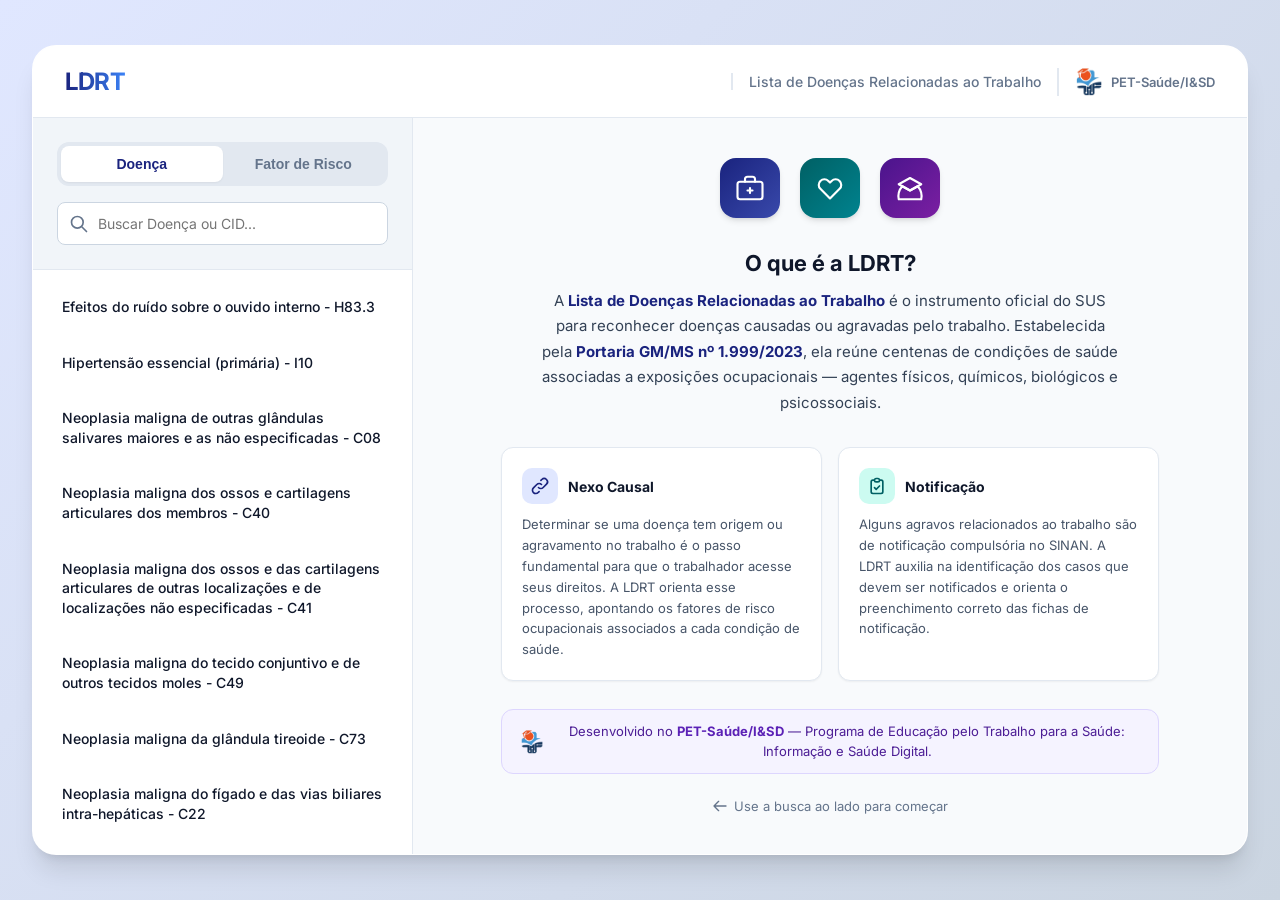
<file: index.html>
<!DOCTYPE html>
<html lang="pt-br">
<head>
  <meta charset="UTF-8">
  <meta name="viewport" content="width=device-width, initial-scale=1.0">
  <title>Saúde do Trabalhador - LDRT</title>
  
  <link rel="preconnect" href="https://fonts.googleapis.com">
  <link rel="preconnect" href="https://fonts.gstatic.com" crossorigin>
  <link href="https://fonts.googleapis.com/css2?family=Inter:wght@400;500;600;700&display=swap" rel="stylesheet">
  
  <script>
    // Se for celular, redireciona magicamente para o PWA (App puro)
    const isMobile = /Android|webOS|iPhone|iPad|iPod|BlackBerry|IEMobile|Opera Mini/i.test(navigator.userAgent);
    if (isMobile) {
      window.location.replace('./pwa/index.html');
    }
  </script>

  <style>
    :root {
      --primary: #1A237E; /* Ajustado para bater com PWA */
      --primary-hover: #283593;
      --secondary: #006064; /* Ajustado para bater com PWA */
      --secondary-hover: #00838F;
      --bg: #f8fafc;
      --surface: #ffffff;
      --surface-alt: #f1f5f9;
      --text-main: #0f172a;
      --text-muted: #64748b;
      --border: #e2e8f0;
      --shadow-sm: 0 1px 2px 0 rgb(0 0 0 / 0.05);
      --shadow-md: 0 4px 6px -1px rgb(0 0 0 / 0.1), 0 2px 4px -2px rgb(0 0 0 / 0.1);
      --shadow-lg: 0 20px 25px -5px rgb(0 0 0 / 0.1), 0 8px 10px -6px rgb(0 0 0 / 0.1);
      --radius-lg: 24px;
      --radius-md: 12px;
      --radius-sm: 8px;
    }

    * {
      box-sizing: border-box;
      margin: 0;
      padding: 0;
    }

    body {
      font-family: 'Inter', sans-serif;
      background: linear-gradient(135deg, #e0e7ff 0%, #cbd5e1 100%);
      color: var(--text-main);
      height: 100vh;
      display: flex;
      align-items: center;
      justify-content: center;
      overflow: hidden;
    }

    /* Custom Scrollbar */
    ::-webkit-scrollbar { width: 6px; }
    ::-webkit-scrollbar-track { background: transparent; }
    ::-webkit-scrollbar-thumb { background: #cbd5e1; border-radius: 10px; }
    ::-webkit-scrollbar-thumb:hover { background: #94a3b8; }

    /* App Container */
    .app-container {
      width: 95vw;
      height: 90vh;
      max-width: 1400px;
      background: var(--surface);
      border-radius: var(--radius-lg);
      box-shadow: var(--shadow-lg);
      display: flex;
      flex-direction: column;
      overflow: hidden;
      border: 1px solid rgba(255,255,255,0.8);
    }

    /* Header */
    .header {
      height: 72px;
      background: rgba(255, 255, 255, 0.9);
      backdrop-filter: blur(10px);
      border-bottom: 1px solid var(--border);
      display: flex;
      align-items: center;
      padding: 0 32px;
      flex-shrink: 0;
      gap: 16px;
    }
    .header-title {
      font-size: 24px;
      font-weight: 700;
      background: linear-gradient(to right, var(--primary), #3b82f6);
      -webkit-background-clip: text;
      -webkit-text-fill-color: transparent;
      letter-spacing: -0.5px;
    }
    .header-subtitle {
      color: var(--text-muted);
      font-size: 14px;
      font-weight: 500;
      margin-left: auto;
      border-left: 2px solid var(--border);
      padding-left: 16px;
    }
    .header-pet {
      display: flex;
      align-items: center;
      gap: 8px;
      border-left: 2px solid var(--border);
      padding-left: 16px;
    }
    .header-pet img {
      width: 28px;
      height: 28px;
      object-fit: contain;
    }
    .header-pet span {
      font-size: 13px;
      font-weight: 600;
      color: var(--text-muted);
      white-space: nowrap;
    }

    /* Main Layout */
    .main-body {
      display: flex;
      flex: 1;
      overflow: hidden;
    }

    /* Sidebar (Left Pane) */
    .sidebar {
      width: 380px;
      background: var(--surface);
      border-right: 1px solid var(--border);
      display: flex;
      flex-direction: column;
      flex-shrink: 0;
    }

    .search-section {
      padding: 24px;
      border-bottom: 1px solid var(--border);
      background: var(--surface-alt);
    }

    /* Modern Segmented Control for Toggles */
    .toggle-group {
      display: flex;
      background: #e2e8f0;
      padding: 4px;
      border-radius: 12px;
      margin-bottom: 16px;
      position: relative;
    }
    .toggle-btn {
      flex: 1;
      padding: 10px;
      border: none;
      background: transparent;
      border-radius: 8px;
      font-size: 14px;
      font-weight: 600;
      color: var(--text-muted);
      cursor: pointer;
      position: relative;
      z-index: 1;
      transition: color 0.3s;
    }
    .toggle-btn.active.doenca { color: var(--primary); }
    .toggle-btn.active.risco { color: var(--secondary); }
    .toggle-slider {
      position: absolute;
      top: 4px;
      bottom: 4px;
      width: calc(50% - 4px);
      background: white;
      border-radius: 8px;
      box-shadow: var(--shadow-sm);
      transition: transform 0.3s cubic-bezier(0.4, 0.0, 0.2, 1);
    }
    .toggle-group.is-risco .toggle-slider {
      transform: translateX(100%);
    }

    .search-box {
      position: relative;
    }
    .search-box svg {
      position: absolute;
      left: 12px;
      top: 50%;
      transform: translateY(-50%);
      color: var(--text-muted);
      width: 20px;
      height: 20px;
    }
    .search-input {
      width: 100%;
      padding: 12px 12px 12px 40px;
      border: 1px solid #cbd5e1;
      border-radius: var(--radius-sm);
      font-size: 14px;
      font-family: inherit;
      outline: none;
      transition: all 0.2s;
      background: white;
    }
    .search-input:focus {
      border-color: #3b82f6;
      box-shadow: 0 0 0 3px rgba(59, 130, 246, 0.15);
    }
    .cat-select {
      width: 100%;
      margin-top: 12px;
      padding: 10px;
      border: 1px solid #cbd5e1;
      border-radius: var(--radius-sm);
      font-size: 13px;
      color: var(--text-main);
      font-weight: 500;
      outline: none;
      cursor: pointer;
      background: white;
      display: none;
    }

    /* List Area */
    .list-area {
      flex: 1;
      overflow-y: auto;
      padding: 12px;
    }
    .list-item {
      padding: 14px 16px;
      margin-bottom: 6px;
      border-radius: var(--radius-md);
      cursor: pointer;
      transition: all 0.2s;
      border: 1px solid transparent;
      font-size: 14px;
      font-weight: 500;
      color: var(--text-main);
      line-height: 1.4;
      position: relative;
      overflow: hidden;
    }
    .list-item:hover {
      background: var(--surface-alt);
      transform: translateY(-1px);
    }
    .list-item.active {
      background: #eff6ff;
      border-color: #bfdbfe;
      color: var(--primary);
    }
    .list-item.active.risco {
      background: #ecfeff;
      border-color: #a5f3fc;
      color: var(--secondary);
    }
    .list-item.active::before {
      content: '';
      position: absolute;
      left: 0;
      top: 0;
      bottom: 0;
      width: 4px;
      background: var(--primary);
      border-radius: 4px 0 0 4px;
    }
    .list-item.active.risco::before {
      background: var(--secondary);
    }
    
    .empty-state {
      padding: 32px 16px;
      text-align: center;
      color: var(--text-muted);
      font-size: 14px;
    }

    /* Detail Pane (Right Pane) */
    .detail-pane {
      flex: 1;
      background: var(--bg);
      position: relative;
      overflow-y: auto;
      padding: 40px;
    }
    

    .detail-content {
      max-width: 900px;
      margin: 0 auto;
      animation: fadeUp 0.4s ease-out forwards;
    }
    
    @keyframes fadeUp {
      from { opacity: 0; transform: translateY(10px); }
      to { opacity: 1; transform: translateY(0); }
    }

    .detail-header-actions {
      display: flex;
      justify-content: space-between;
      align-items: flex-start;
      margin-bottom: 24px;
    }

    .detail-type-badge {
      display: inline-flex;
      align-items: center;
      padding: 6px 12px;
      border-radius: 20px;
      font-size: 12px;
      font-weight: 600;
      text-transform: uppercase;
      letter-spacing: 0.5px;
    }
    .detail-type-badge.doenca {
      background: #e0e7ff;
      color: var(--primary);
    }
    .detail-type-badge.risco {
      background: #cffafe;
      color: var(--secondary);
    }

    .btn-copy {
      display: flex;
      align-items: center;
      gap: 8px;
      background: white;
      border: 1px solid var(--border);
      padding: 8px 16px;
      border-radius: var(--radius-sm);
      font-size: 13px;
      font-weight: 600;
      color: var(--text-main);
      cursor: pointer;
      transition: all 0.2s;
      box-shadow: var(--shadow-sm);
    }
    .btn-copy:hover {
      background: var(--surface-alt);
      border-color: #cbd5e1;
    }
    .btn-copy:active { transform: scale(0.98); }

    .detail-title {
      font-size: 32px;
      font-weight: 700;
      color: var(--text-main);
      line-height: 1.3;
      margin-bottom: 24px;
    }
    .detail-expansion {
      background: white;
      border: 1px solid var(--border);
      border-left: 4px solid var(--text-muted);
      padding: 20px;
      border-radius: var(--radius-sm);
      font-size: 15px;
      color: #334155;
      line-height: 1.6;
      margin-bottom: 32px;
      box-shadow: var(--shadow-sm);
    }

    .related-title {
      font-size: 18px;
      font-weight: 600;
      color: var(--text-main);
      margin-bottom: 16px;
      display: flex;
      align-items: center;
      gap: 8px;
    }

    .related-grid {
      display: grid;
      grid-template-columns: repeat(auto-fill, minmax(350px, 1fr));
      gap: 16px;
    }

    .related-card {
      background: white;
      border: 1px solid var(--border);
      border-radius: var(--radius-md);
      padding: 20px;
      box-shadow: var(--shadow-sm);
      transition: all 0.2s;
      display: flex;
      flex-direction: column;
    }
    .related-card:hover {
      box-shadow: var(--shadow-md);
      border-color: #cbd5e1;
    }
    
    .related-card-header {
      display: flex;
      justify-content: space-between;
      align-items: flex-start;
      gap: 12px;
    }

    .related-card-title {
      font-size: 15px;
      font-weight: 600;
      color: var(--text-main);
      line-height: 1.5;
    }

    .expand-btn {
      background: var(--surface-alt);
      border: none;
      color: var(--text-muted);
      cursor: pointer;
      width: 32px;
      height: 32px;
      border-radius: 50%;
      display: flex;
      align-items: center;
      justify-content: center;
      transition: all 0.2s;
      flex-shrink: 0;
    }
    .expand-btn:hover {
      background: #e2e8f0;
      color: var(--text-main);
    }
    .expand-btn svg { width: 18px; height: 18px; transition: transform 0.3s; }
    .expand-btn.open svg { transform: rotate(180deg); }

    .nav-btn {
      border: none;
      color: white;
      width: 30px;
      height: 30px;
      border-radius: 50%;
      display: flex;
      align-items: center;
      justify-content: center;
      cursor: pointer;
      flex-shrink: 0;
      transition: filter 0.2s, transform 0.15s;
    }
    .nav-btn:hover { filter: brightness(0.85); transform: scale(1.1); }
    .nav-btn svg { width: 15px; height: 15px; }

    .related-card-expansion {
      margin-top: 16px;
      padding-top: 16px;
      border-top: 1px solid var(--border);
      font-size: 14px;
      color: #475569;
      line-height: 1.6;
      text-align: justify;
      display: none;
      animation: fadeIn 0.3s ease;
    }
    .related-card-expansion.open {
      display: block;
    }

    /* Welcome Panel */
    .detail-empty {
      height: 100%;
      display: flex;
      flex-direction: column;
      align-items: center;
      justify-content: center;
      padding: 40px 48px;
      opacity: 1;
      text-align: center;
    }

    .welcome-icons {
      display: flex;
      gap: 20px;
      margin-bottom: 32px;
    }
    .welcome-icon-wrap {
      width: 60px;
      height: 60px;
      border-radius: 16px;
      display: flex;
      align-items: center;
      justify-content: center;
      box-shadow: var(--shadow-md);
    }
    .welcome-icon-wrap.w-primary { background: linear-gradient(135deg, #1A237E, #3949ab); }
    .welcome-icon-wrap.w-secondary { background: linear-gradient(135deg, #006064, #00838f); }
    .welcome-icon-wrap.w-pet { background: linear-gradient(135deg, #4a148c, #7b1fa2); }
    .welcome-icon-wrap svg { width: 30px; height: 30px; color: white; }

    .welcome-title {
      font-size: 22px;
      font-weight: 700;
      color: var(--text-main);
      margin-bottom: 12px;
    }

    .welcome-intro {
      font-size: 15px;
      color: #334155;
      line-height: 1.7;
      max-width: 580px;
      margin-bottom: 32px;
    }
    .welcome-intro strong {
      color: var(--primary);
    }

    .welcome-cards {
      display: flex;
      gap: 16px;
      max-width: 680px;
      width: 100%;
      margin-bottom: 28px;
    }
    .welcome-card {
      flex: 1;
      background: white;
      border: 1px solid var(--border);
      border-radius: var(--radius-md);
      padding: 20px;
      text-align: left;
      box-shadow: var(--shadow-sm);
    }
    .welcome-card-header {
      display: flex;
      align-items: center;
      gap: 10px;
      margin-bottom: 10px;
    }
    .welcome-card-icon {
      width: 36px;
      height: 36px;
      border-radius: 10px;
      display: flex;
      align-items: center;
      justify-content: center;
      flex-shrink: 0;
    }
    .welcome-card-icon.nexo { background: #e0e7ff; }
    .welcome-card-icon.nexo svg { color: var(--primary); }
    .welcome-card-icon.notif { background: #ccfbf1; }
    .welcome-card-icon.notif svg { color: var(--secondary); }
    .welcome-card-icon svg { width: 20px; height: 20px; }
    .welcome-card-title {
      font-size: 14px;
      font-weight: 700;
      color: var(--text-main);
    }
    .welcome-card p {
      font-size: 13px;
      color: #475569;
      line-height: 1.6;
    }

    .welcome-pet {
      display: flex;
      align-items: center;
      gap: 10px;
      background: #f5f3ff;
      border: 1px solid #ddd6fe;
      border-radius: 12px;
      padding: 12px 18px;
      max-width: 680px;
      width: 100%;
      margin-bottom: 24px;
    }
    .welcome-pet img { width: 24px; height: 24px; object-fit: contain; flex-shrink: 0; }
    .welcome-pet span {
      font-size: 13px;
      color: #4c1d95;
      line-height: 1.5;
    }
    .welcome-pet strong { color: #5b21b6; }

    .welcome-cta {
      font-size: 13px;
      color: var(--text-muted);
      display: flex;
      align-items: center;
      gap: 6px;
    }
    .welcome-cta svg { width: 16px; height: 16px; }

    /* Toast Notification */
    .toast {
      position: fixed;
      bottom: 32px;
      left: 50%;
      transform: translateX(-50%) translateY(100px);
      background: #1e293b;
      color: white;
      padding: 12px 24px;
      border-radius: 30px;
      font-size: 14px;
      font-weight: 500;
      opacity: 0;
      transition: all 0.3s cubic-bezier(0.4, 0, 0.2, 1);
      z-index: 1000;
      box-shadow: var(--shadow-lg);
    }
    .toast.show {
      transform: translateX(-50%) translateY(0);
      opacity: 1;
    }
  </style>
</head>
<body>

  <div class="app-container">
    <header class="header">
      <div class="header-title">LDRT</div>
      <div class="header-subtitle">Lista de Doenças Relacionadas ao Trabalho</div>
      <div class="header-pet">
        <img src="./pwa/assets/logo.png" alt="PET Saúde Digital">
        <span>PET-Saúde/I&amp;SD</span>
      </div>
    </header>

    <main class="main-body">
      
      <!-- Sidebar / Pesquisa -->
      <aside class="sidebar">
        <div class="search-section">
          
          <div class="toggle-group" id="toggle-group">
            <div class="toggle-slider"></div>
            <button class="toggle-btn active doenca" id="btn-doenca">Doença</button>
            <button class="toggle-btn risco" id="btn-risco">Fator de Risco</button>
          </div>

          <div class="search-box">
            <svg xmlns="http://www.w3.org/2000/svg" fill="none" viewBox="0 0 24 24" stroke="currentColor"><path stroke-linecap="round" stroke-linejoin="round" stroke-width="2" d="M21 21l-6-6m2-5a7 7 0 11-14 0 7 7 0 0114 0z" /></svg>
            <input type="text" class="search-input" id="search-input" placeholder="Buscar Doença ou CID...">
          </div>
          
          <select id="category-select" class="cat-select">
            <option value="Todos">Todas as Categorias de Risco</option>
            <option value="FISICO">Físico</option>
            <option value="QUIMICO">Químico</option>
            <option value="BIOLOGICO">Biológico</option>
            <option value="OUTRO">Outros</option>
          </select>
        </div>

        <div class="list-area" id="list-area">
          <!-- Items injected here by JS -->
        </div>
      </aside>

      <!-- Painel de Detalhes -->
      <section class="detail-pane" id="detail-pane">
        <div class="detail-empty">

          <!-- Ícones: trabalho, saúde, PET/educação -->
          <div class="welcome-icons">
            <div class="welcome-icon-wrap w-primary" title="Saúde do Trabalhador">
              <!-- Ícone: maleta/trabalho -->
              <svg xmlns="http://www.w3.org/2000/svg" fill="none" viewBox="0 0 24 24" stroke="currentColor" stroke-width="1.7">
                <path stroke-linecap="round" stroke-linejoin="round" d="M20 7H4a2 2 0 00-2 2v10a2 2 0 002 2h16a2 2 0 002-2V9a2 2 0 00-2-2z"/>
                <path stroke-linecap="round" stroke-linejoin="round" d="M16 7V5a2 2 0 00-2-2h-4a2 2 0 00-2 2v2"/>
                <line x1="12" y1="12" x2="12" y2="16" stroke-linecap="round"/>
                <line x1="10" y1="14" x2="14" y2="14" stroke-linecap="round"/>
              </svg>
            </div>
            <div class="welcome-icon-wrap w-secondary" title="Saúde">
              <!-- Ícone: coração/saúde -->
              <svg xmlns="http://www.w3.org/2000/svg" fill="none" viewBox="0 0 24 24" stroke="currentColor" stroke-width="1.7">
                <path stroke-linecap="round" stroke-linejoin="round" d="M4.318 6.318a4.5 4.5 0 000 6.364L12 20.364l7.682-7.682a4.5 4.5 0 00-6.364-6.364L12 7.636l-1.318-1.318a4.5 4.5 0 00-6.364 0z"/>
              </svg>
            </div>
            <div class="welcome-icon-wrap w-pet" title="PET-Saúde/I&SD">
              <!-- Ícone: capelo/educação (PET) -->
              <svg xmlns="http://www.w3.org/2000/svg" fill="none" viewBox="0 0 24 24" stroke="currentColor" stroke-width="1.7">
                <path stroke-linecap="round" stroke-linejoin="round" d="M12 14l9-5-9-5-9 5 9 5z"/>
                <path stroke-linecap="round" stroke-linejoin="round" d="M12 14l6.16-3.422A12.083 12.083 0 0121 21H3a12.083 12.083 0 012.84-10.422L12 14z"/>
              </svg>
            </div>
          </div>

          <!-- Título e texto introdutório -->
          <h2 class="welcome-title">O que é a LDRT?</h2>
          <p class="welcome-intro">
            A <strong>Lista de Doenças Relacionadas ao Trabalho</strong> é o instrumento oficial do SUS para reconhecer doenças causadas ou agravadas pelo trabalho. Estabelecida pela <strong>Portaria GM/MS nº 1.999/2023</strong>, ela reúne centenas de condições de saúde associadas a exposições ocupacionais — agentes físicos, químicos, biológicos e psicossociais.
          </p>

          <!-- Cards: Nexo Causal e Notificação -->
          <div class="welcome-cards">
            <div class="welcome-card">
              <div class="welcome-card-header">
                <div class="welcome-card-icon nexo">
                  <!-- Ícone: link/nexo -->
                  <svg xmlns="http://www.w3.org/2000/svg" fill="none" viewBox="0 0 24 24" stroke="currentColor" stroke-width="2">
                    <path stroke-linecap="round" stroke-linejoin="round" d="M13.828 10.172a4 4 0 00-5.656 0l-4 4a4 4 0 105.656 5.656l1.102-1.101m-.758-4.899a4 4 0 005.656 0l4-4a4 4 0 00-5.656-5.656l-1.1 1.1"/>
                  </svg>
                </div>
                <span class="welcome-card-title">Nexo Causal</span>
              </div>
              <p>Determinar se uma doença tem origem ou agravamento no trabalho é o passo fundamental para que o trabalhador acesse seus direitos. A LDRT orienta esse processo, apontando os fatores de risco ocupacionais associados a cada condição de saúde.</p>
            </div>

            <div class="welcome-card">
              <div class="welcome-card-header">
                <div class="welcome-card-icon notif">
                  <!-- Ícone: prancheta/notificação -->
                  <svg xmlns="http://www.w3.org/2000/svg" fill="none" viewBox="0 0 24 24" stroke="currentColor" stroke-width="2">
                    <path stroke-linecap="round" stroke-linejoin="round" d="M9 5H7a2 2 0 00-2 2v12a2 2 0 002 2h10a2 2 0 002-2V7a2 2 0 00-2-2h-2M9 5a2 2 0 002 2h2a2 2 0 002-2M9 5a2 2 0 012-2h2a2 2 0 012 2m-6 9l2 2 4-4"/>
                  </svg>
                </div>
                <span class="welcome-card-title">Notificação</span>
              </div>
              <p>Alguns agravos relacionados ao trabalho são de notificação compulsória no SINAN. A LDRT auxilia na identificação dos casos que devem ser notificados e orienta o preenchimento correto das fichas de notificação.</p>
            </div>
          </div>

          <!-- Crédito PET -->
          <div class="welcome-pet">
            <img src="./pwa/assets/logo.png" alt="PET Saúde Digital">
            <span>Desenvolvido no <strong>PET-Saúde/I&amp;SD</strong> — Programa de Educação pelo Trabalho para a Saúde: Informação e Saúde Digital.</span>
          </div>

          <!-- CTA -->
          <p class="welcome-cta">
            <svg xmlns="http://www.w3.org/2000/svg" fill="none" viewBox="0 0 24 24" stroke="currentColor" stroke-width="2">
              <path stroke-linecap="round" stroke-linejoin="round" d="M10 19l-7-7m0 0l7-7m-7 7h18"/>
            </svg>
            Use a busca ao lado para começar
          </p>

        </div>
      </section>

    </main>
  </div>

  <div class="toast" id="toast">Copiado para a área de transferência!</div>

  <!-- Importar dados do PWA -->
  <script src="./pwa/js/data.js"></script>

  <!-- Controladores da Interface Desktop -->
  <script>
    document.addEventListener('DOMContentLoaded', () => {
      const data = window.LDRT_DATA || [];
      const expansions = window.EXPANSION_TEXTS || {};

      let currentMode = 'Doença';
      let currentQuery = '';
      let currentCat = 'Todos';

      const toggleGroup = document.getElementById('toggle-group');
      const btnDoenca = document.getElementById('btn-doenca');
      const btnRisco = document.getElementById('btn-risco');
      const searchInput = document.getElementById('search-input');
      const categorySelect = document.getElementById('category-select');
      const listArea = document.getElementById('list-area');
      const detailPane = document.getElementById('detail-pane');
      const toast = document.getElementById('toast');

      let currentActiveKey = null;

      // Utilities
      const removeDiacritics = (str) => str.normalize("NFD").replace(/[\u0300-\u036f]/g, "");
      const normalize = (text) => removeDiacritics(text.toLowerCase()).trim();

      const showToast = () => {
        toast.classList.add('show');
        setTimeout(() => toast.classList.remove('show'), 2500);
      };

      const copyToClipboard = (text) => {
        if (navigator.clipboard) {
          navigator.clipboard.writeText(text).then(showToast);
        } else {
          const area = document.createElement('textarea');
          area.value = text;
          document.body.appendChild(area);
          area.select();
          document.execCommand('copy');
          area.remove();
          showToast();
        }
      };

      // Toggles
      btnDoenca.addEventListener('click', () => {
        currentMode = 'Doença';
        toggleGroup.classList.remove('is-risco');
        btnDoenca.classList.add('active');
        btnRisco.classList.remove('active');
        categorySelect.style.display = 'none';
        searchInput.placeholder = 'Buscar Doença ou CID...';
        detailPane.innerHTML = `
          <div class="detail-empty" style="opacity:0.6">
            <svg xmlns="http://www.w3.org/2000/svg" fill="none" viewBox="0 0 24 24" stroke="currentColor" stroke-width="1.5" style="width:56px;height:56px;margin-bottom:14px;color:var(--text-muted)">
              <path stroke-linecap="round" stroke-linejoin="round" d="M9 12h6m-6 4h6m2 5H7a2 2 0 01-2-2V5a2 2 0 012-2h5.586a1 1 0 01.707.293l5.414 5.414a1 1 0 01.293.707V19a2 2 0 01-2 2z" />
            </svg>
            <p style="font-size:16px;font-weight:500;color:var(--text-muted)">Selecione uma doença na lista para consultar</p>
          </div>`;
        updateList();
      });

      btnRisco.addEventListener('click', () => {
        currentMode = 'Fator de Risco';
        toggleGroup.classList.add('is-risco');
        btnRisco.classList.add('active');
        btnDoenca.classList.remove('active');
        categorySelect.style.display = 'block';
        searchInput.placeholder = 'Buscar Agente ou Fator...';
        detailPane.innerHTML = `
          <div class="detail-empty" style="opacity:0.6">
            <svg xmlns="http://www.w3.org/2000/svg" fill="none" viewBox="0 0 24 24" stroke="currentColor" stroke-width="1.5" style="width:56px;height:56px;margin-bottom:14px;color:var(--text-muted)">
              <path stroke-linecap="round" stroke-linejoin="round" d="M12 9v2m0 4h.01m-6.938 4h13.856c1.54 0 2.502-1.667 1.732-3L13.732 4c-.77-1.333-2.694-1.333-3.464 0L3.34 16c-.77 1.333.192 3 1.732 3z" />
            </svg>
            <p style="font-size:16px;font-weight:500;color:var(--text-muted)">Selecione um fator de risco para consultar</p>
          </div>`;
        updateList();
      });

      searchInput.addEventListener('input', (e) => {
        currentQuery = e.target.value;
        updateList();
      });

      categorySelect.addEventListener('change', (e) => {
        currentCat = e.target.value;
        updateList();
      });

      window.navigateToRelated = (relEncoded, targetMode) => {
        const rel = decodeURIComponent(relEncoded);
        currentMode = targetMode;

        const isDisease = targetMode === 'Doença';
        toggleGroup.classList.toggle('is-risco', !isDisease);
        btnDoenca.classList.toggle('active', isDisease);
        btnRisco.classList.toggle('active', !isDisease);
        categorySelect.style.display = isDisease ? 'none' : 'block';
        searchInput.placeholder = isDisease ? 'Buscar Doença ou CID...' : 'Buscar Agente ou Fator...';

        let foundItem;
        if (!isDisease) {
          foundItem = data.find(d => normalize(d.fator_de_risco.trim()) === normalize(rel));
        } else {
          const namePart = rel.split(' - ')[0].trim();
          foundItem = data.find(d => normalize(d.nome_condicao.trim()) === normalize(namePart));
        }

        if (foundItem) {
          const key = isDisease
            ? `${foundItem.nome_condicao.trim()} - ${foundItem.cid_com_ponto.trim()}`
            : foundItem.fator_de_risco.trim();
          updateList();
          renderDetail(foundItem, key);
        }
      };

      window.copyAllContent = (btnAttr) => {
        try {
            const rawData = JSON.parse(decodeURIComponent(btnAttr));
            const header = rawData.header;
            const title = rawData.title;
            const hasExpan = expansions[title] ? true : false;
            let text = `${header}:\n\n`;
            if (hasExpan) {
                text = `${header}\n${expansions[title]}\n\n`;
            }
            rawData.related.forEach(item => {
                text += `- ${item}\n`;
                if(expansions[item]) {
                    text += `  ${expansions[item]}\n`;
                }
            });
            copyToClipboard(text);
        } catch (err){
            console.error(err);
        }
      };


      const renderDetail = (item, key) => {
        currentActiveKey = key;
        document.querySelectorAll('.list-item').forEach(el => el.classList.remove('active'));
        const activeEl = document.querySelector(`[data-key="${key}"]`);
        if (activeEl) activeEl.classList.add('active', currentMode === 'Doença' ? 'doenca' : 'risco');

        const isDisease = currentMode === 'Doença';
        const activeColor = isDisease ? '#1A237E' : '#006064';
        const titleText = isDisease ? item.nome_condicao.trim() : item.fator_de_risco.trim();
        const headerText = isDisease ? `${titleText} - ${item.cid_com_ponto.trim()}` : titleText;

        // Determine related items
        const relatedSet = new Set();
        data.forEach(d => {
          if (isDisease && normalize(d.nome_condicao) === normalize(item.nome_condicao)) {
            relatedSet.add(d.fator_de_risco.trim());
          } else if (!isDisease && normalize(d.fator_de_risco) === normalize(item.fator_de_risco)) {
            relatedSet.add(`${d.nome_condicao.trim()} - ${d.cid_com_ponto.trim()}`);
          }
        });
        const relatedArr = Array.from(relatedSet);
        
        const copyPayload = encodeURIComponent(JSON.stringify({ header: headerText, title: titleText, related: relatedArr }));

        let html = `
          <div class="detail-content">
            <div class="detail-header-actions">
              <div class="detail-type-badge ${isDisease ? 'doenca' : 'risco'}">
                ${isDisease ? 'Doença / CID' : 'Agente de Risco'}
              </div>
              <button class="btn-copy" onclick="copyAllContent('${copyPayload}')">
                <svg xmlns="http://www.w3.org/2000/svg" fill="none" viewBox="0 0 24 24" stroke="currentColor" style="width:16px;height:16px"><path stroke-linecap="round" stroke-linejoin="round" stroke-width="2" d="M8 16H6a2 2 0 01-2-2V6a2 2 0 012-2h8a2 2 0 012 2v2m-6 12h8a2 2 0 002-2v-8a2 2 0 00-2-2h-8a2 2 0 00-2 2v8a2 2 0 002 2z" /></svg>
                Copiar Tudo
              </button>
            </div>
            
            <h2 class="detail-title">${headerText}</h2>
        `;

        if (expansions[titleText]) {
          html += `<div class="detail-expansion">${expansions[titleText]}</div>`;
        }

        html += `
            <div class="related-title">
              <svg xmlns="http://www.w3.org/2000/svg" fill="none" viewBox="0 0 24 24" stroke="currentColor" style="width:20px;height:20px"><path stroke-linecap="round" stroke-linejoin="round" stroke-width="2" d="M13.828 10.172a4 4 0 00-5.656 0l-4 4a4 4 0 105.656 5.656l1.102-1.101m-.758-4.899a4 4 0 005.656 0l4-4a4 4 0 00-5.656-5.656l-1.1 1.1" /></svg>
              ${isDisease ? 'Agentes e/ou Fatores Relacionados' : 'Doenças Relacionadas'}
            </div>
            <div class="related-grid">
        `;

        relatedArr.forEach(rel => {
          const canExpand = isDisease && !!expansions[rel];
          const navTarget = isDisease ? 'Fator de Risco' : 'Doença';
          html += `
            <div class="related-card">
              <div class="related-card-header">
                <div class="related-card-title">${rel}</div>
                <div style="display:flex;align-items:center;gap:4px;flex-shrink:0">
                  ${canExpand ? `
                  <button class="expand-btn" onclick="const p=this.parentElement.parentElement.nextElementSibling; const t=p.classList.toggle('open'); this.classList.toggle('open');">
                    <svg xmlns="http://www.w3.org/2000/svg" fill="none" viewBox="0 0 24 24" stroke="currentColor" stroke-width="2"><path stroke-linecap="round" stroke-linejoin="round" d="M19 9l-7 7-7-7" /></svg>
                  </button>
                  ` : ''}
                  <button class="nav-btn" style="background:${activeColor}" title="Ver relacionados" onclick="navigateToRelated('${encodeURIComponent(rel)}', '${navTarget}')">
                    <svg xmlns="http://www.w3.org/2000/svg" fill="none" viewBox="0 0 24 24" stroke="currentColor" stroke-width="2.5"><path stroke-linecap="round" stroke-linejoin="round" d="M9 5l7 7-7 7" /></svg>
                  </button>
                </div>
              </div>
              ${canExpand ? `<div class="related-card-expansion">${expansions[rel]}</div>` : ''}
            </div>
          `;
        });

        html += `
            </div>
          </div>
        `;

        detailPane.innerHTML = html;
        detailPane.scrollTop = 0;
      };

      const updateList = () => {
        const query = normalize(currentQuery);
        
        let filtered = data.filter(d => {
          const nm = normalize(d.nome_condicao);
          const cc = normalize(d.cid_com_ponto);
          const cs = normalize(d.cid_sem_ponto);
          const rs = normalize(d.fator_de_risco);
          const ct = normalize(d.categoria);
          
          if (currentMode === 'Doença') {
            return nm.includes(query) || cc.includes(query) || cs.includes(query);
          } else {
            return (currentCat === 'Todos' || ct === normalize(currentCat)) && rs.includes(query);
          }
        });

        const unique = new Set();
        listArea.innerHTML = '';
        const frag = document.createDocumentFragment();

        filtered.forEach(d => {
          const key = currentMode === 'Doença' 
            ? `${d.nome_condicao.trim()} - ${d.cid_com_ponto.trim()}`
            : d.fator_de_risco.trim();

          if (!unique.has(key)) {
            unique.add(key);
            const el = document.createElement('div');
            el.className = `list-item ${currentActiveKey === key ? 'active ' + (currentMode==='Doença'?'doenca':'risco') : ''}`;
            el.dataset.key = key;
            el.textContent = key;
            el.onclick = () => renderDetail(d, key);
            frag.appendChild(el);
          }
        });

        if (unique.size === 0) {
          listArea.innerHTML = '<div class="empty-state">Nenhum resultado encontrado.</div>';
        } else {
          listArea.appendChild(frag);
        }
      };

      // INIT
      updateList();
    });
  </script>
</body>
</html>
</file>
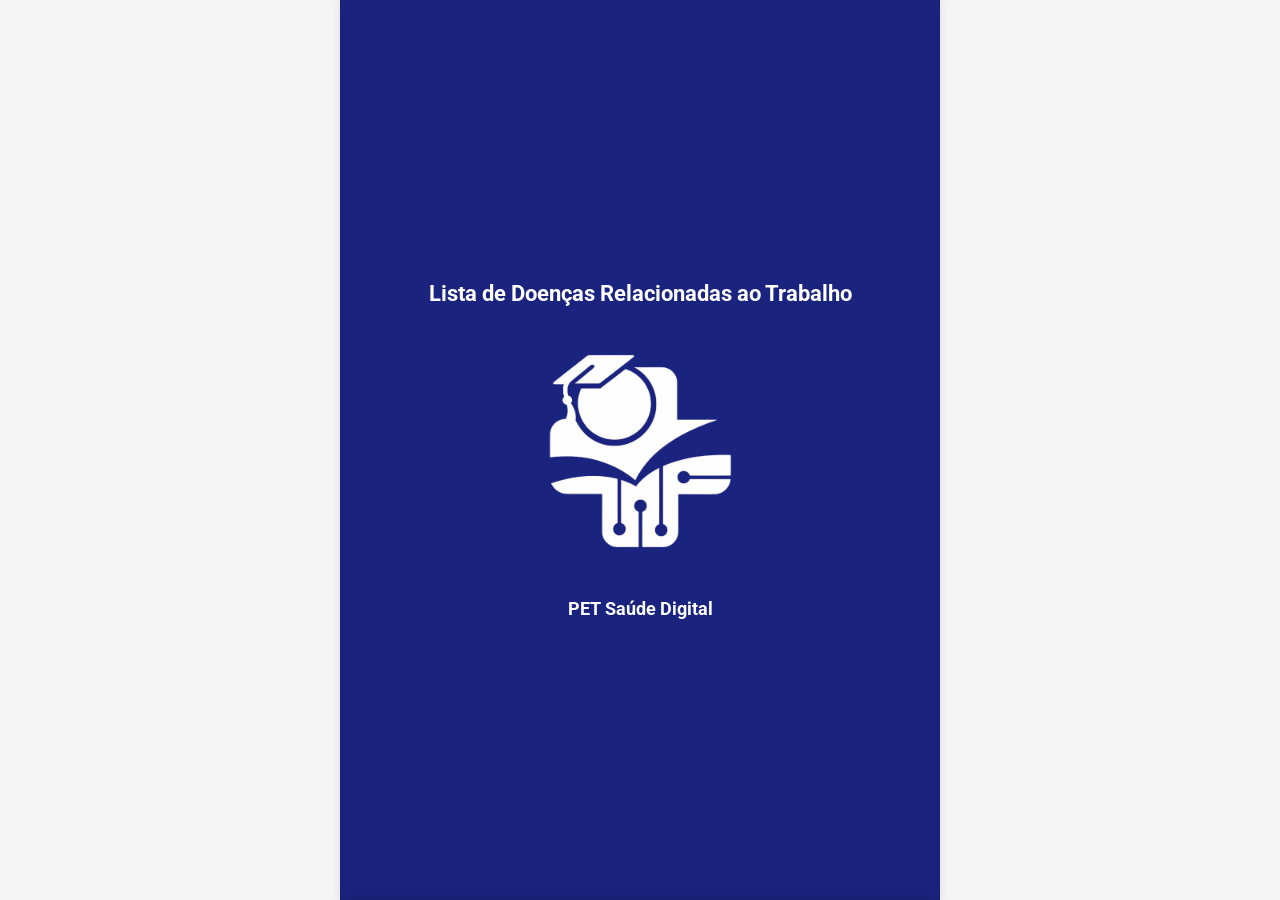
<file: pwa/index.html>
<!DOCTYPE html>
<html lang="pt-BR">
<head>
  <meta charset="UTF-8">
  <meta name="viewport" content="width=device-width, initial-scale=1.0, maximum-scale=1.0, user-scalable=no, viewport-fit=cover">
  <meta name="theme-color" content="#1A237E" id="theme-color-meta">
  <meta name="apple-mobile-web-app-capable" content="yes">
  <meta name="apple-mobile-web-app-status-bar-style" content="black-translucent">
  <title>LDRT - Saúde do Trabalhador</title>
  
  <link rel="manifest" href="manifest.json">
  <link rel="apple-touch-icon" href="assets/logo.png">
  <link rel="icon" type="image/png" href="assets/logo.png">
  
  <link rel="stylesheet" href="css/style.css">
  
  <!-- Material Icons from Google Fonts -->
  <link href="https://fonts.googleapis.com/icon?family=Material+Icons" rel="stylesheet">
  <link href="https://fonts.googleapis.com/css2?family=Roboto:wght@400;500;700&display=swap" rel="stylesheet">
</head>
<body>

  <!-- iOS Install Banner -->
  <div id="ios-install-banner" class="hidden">
    <div class="banner-content">
      <div class="banner-text">
        <strong>Para instalar este app no iPhone:</strong><br>
        1. Toque no botão de compartilhar <i class="material-icons ios-icon" style="font-size:16px;">ios_share</i><br>
        2. Role para baixo<br>
        3. Toque em 'Adicionar à Tela de Início'
      </div>
      <button id="close-ios-banner" class="icon-btn"><i class="material-icons">close</i></button>
    </div>
  </div>

  <!-- Android Install Banner -->
  <div id="install-banner" class="install-banner">
    <img src="assets/logo.png" alt="Logo LDRT" class="banner-logo">
    <div class="banner-text">
      <strong>LDRT Offline</strong>
      <span>Instale o aplicativo e acesse sem internet!</span>
    </div>
    <button id="btn-install" class="btn-install">Instalar App</button>
    <button id="btn-close-install" class="btn-close">
      <i class="material-icons" style="font-size: 20px;">close</i>
    </button>
  </div>

  <!-- App Container -->
  <div id="app" class="app-container">
    
    <!-- Splash Screen -->
    <div id="splash-screen" class="screen active">
      <div class="splash-content">
        <h1 class="splash-title">Lista de Doenças Relacionadas ao Trabalho</h1>
        <img src="assets/logo2.png" alt="Logo CEREST" class="splash-logo">
        <h2 class="splash-subtitle">PET Saúde Digital</h2>
      </div>
    </div>

    <!-- Search Screen -->
    <div id="search-screen" class="screen">
      <!-- Header -->
      <header class="app-header disease-mode" id="main-header">
        <div class="header-content">
          <div class="header-left"></div>
          <h1 class="header-title">Buscar - LDRT</h1>
          <div class="header-right">
            <button class="icon-btn" id="btn-info" title="Informações">
              <i class="material-icons">help_outline</i>
            </button>
          </div>
        </div>
      </header>

      <!-- Search Area -->
      <div class="search-area disease-mode-bg" id="search-area-bg">
        <div class="search-input-wrapper">
          <i class="material-icons search-icon" id="search-icon">search</i>
          <input type="text" id="search-input" placeholder="Digite o nome da doença ou CID" autocomplete="off">
        </div>
        
        <div class="mode-toggle-wrapper">
          <span class="mode-label">Modo de busca:</span>
          <button id="btn-toggle-mode" class="mode-toggle-btn disease-mode-border">
            <i class="material-icons mode-icon" id="mode-icon">medical_services</i>
            <span id="mode-text" class="disease-mode-text">Doença</span>
            <i class="material-icons mode-swap" id="mode-swap">swap_horiz</i>
          </button>
        </div>

        <div class="category-filter-wrapper hidden" id="category-filter-wrapper">
          <span class="mode-label">Categoria:</span>
          <div class="select-wrapper risk-mode-border">
            <select id="category-select" class="risk-mode-text">
              <option value="Todos">Todos</option>
              <option value="Físico">Físico</option>
              <option value="Químico">Químico</option>
              <option value="Biológico">Biológico</option>
              <option value="Outro">Outro</option>
            </select>
            <i class="material-icons select-icon risk-mode-text">arrow_drop_down</i>
          </div>
        </div>
      </div>

      <!-- List Area -->
      <div class="list-area" id="search-list-area">
        <!-- Hint Item -->
        <div class="list-hint">
          <i class="material-icons">info_outline</i>
          <span id="search-hint-text">Toque em uma doença para listar os agentes e/ou fatores de risco relacionados.</span>
        </div>
        <!-- Results Container -->
        <div id="search-results"></div>
        <div id="no-results" class="hidden">
          <p>Nenhum resultado encontrado</p>
        </div>
      </div>
    </div>

    <!-- Detail Screen -->
    <div id="detail-screen" class="screen">
      <header class="app-header" id="detail-header">
        <div class="header-content">
          <div class="header-left">
            <button class="icon-btn" id="btn-back">
              <i class="material-icons">arrow_back</i>
            </button>
          </div>
          <h1 class="header-title"></h1>
          <div class="header-right">
            <button class="icon-btn" id="btn-copy-all" title="Copiar tudo">
              <i class="material-icons">content_copy</i>
            </button>
            <button class="icon-btn" id="btn-home" title="Página Inicial">
              <i class="material-icons">home</i>
            </button>
          </div>
        </div>
      </header>

      <div class="list-area" id="detail-list-area">
        <!-- Viewing Banner -->
        <div class="viewing-banner" id="viewing-banner">
          <i class="material-icons" id="viewing-icon"></i>
          <span id="viewing-text"></span>
        </div>

        <!-- Main Title Card -->
        <div class="main-title-card" id="main-title-card">
          <div class="main-title-header shadow-inset">
            <h2 id="detail-main-title"></h2>
            <button class="icon-btn expand-btn hidden" id="title-expand-btn">
              <i class="material-icons">expand_more</i>
            </button>
          </div>
          <div class="expansion-text hidden" id="title-expansion-text"></div>
        </div>

        <!-- Detail Hint -->
        <div class="list-hint">
          <i class="material-icons">info_outline</i>
          <span id="detail-hint-text"></span>
        </div>

        <h3 id="related-items-title" class="section-title"></h3>

        <!-- Related Items List -->
        <div id="related-items-list"></div>
      </div>
    </div>

  </div> <!-- End App Container -->

  <!-- Info Dialog Overlay -->
  <div id="info-dialog" class="dialog-overlay hidden">
    <div class="dialog">
      <div class="dialog-header">
        <div class="dialog-header-icon">
          <img src="assets/logo2.png" alt="PET Saúde Digital">
        </div>
        <div>
          <div class="dialog-title">LDRT</div>
          <div class="dialog-subtitle">Lista de Doenças Relacionadas ao Trabalho</div>
        </div>
      </div>

      <div class="dialog-content">

        <p class="dialog-description">Ferramenta de consulta à <strong>Portaria GM/MS nº 1.999/2023</strong>, que estabelece a Lista de Doenças Relacionadas ao Trabalho — referência do SUS para identificar condições de saúde causadas ou agravadas pelo trabalho, associadas a exposições físicas, químicas, biológicas e psicossociais.</p>

        <div class="dialog-divider"></div>

        <div class="resource-list">
          <div class="resource-item">
            <i class="material-icons resource-icon">link</i>
            <div>
              <strong>Nexo Causal</strong>
              <span class="resource-desc">Determinar se uma doença tem origem ou agravamento no trabalho é o passo essencial para que o trabalhador acesse seus direitos. A LDRT orienta esse processo, indicando os fatores de risco associados a cada condição de saúde.</span>
            </div>
          </div>
          <div class="resource-item">
            <i class="material-icons resource-icon">assignment_turned_in</i>
            <div>
              <strong>Notificação</strong>
              <span class="resource-desc">Agravos relacionados ao trabalho são de notificação compulsória no SINAN. A LDRT auxilia na identificação dos casos a notificar e orienta o preenchimento correto das fichas.</span>
            </div>
          </div>
        </div>

        <div class="dialog-divider"></div>

        <div class="dialog-pet">
          <img src="assets/logo.png" alt="PET Saúde Digital">
          <span>Desenvolvido no contexto do <strong>PET-Saúde/I&SD</strong> — Programa de Educação pelo Trabalho para a Saúde: Informação e Saúde Digital.</span>
        </div>

        <p class="dialog-compat">Compatível com Windows, Linux, macOS, Android, iOS e air fryer. </p>
      </div>

      <div class="dialog-actions">
        <button id="btn-close-info" class="text-btn">Fechar</button>
      </div>
    </div>
  </div>

  <!-- Snackbar -->
  <div id="snackbar" class="snackbar hidden">Texto copiado para a área de transferência</div>

  <!-- Scripts -->
  <script src="js/data.js"></script>
  <script src="js/installPrompt.js"></script>
  <script src="js/app.js"></script>
  
  <script>
    if ('serviceWorker' in navigator) {
      window.addEventListener('load', () => {
        navigator.serviceWorker.register('./sw.js')
          .then(registration => console.log('SW registered'))
          .catch(err => console.log('SW setup failed', err));
      });
    }
  </script>
</body>
</html>
</file>
<file: pwa/css/style.css>
:root {
  --primary-color: #1A237E; /* Azul escuro - Doença */
  --secondary-color: #006064; /* Ciano escuro - Fator de Risco */
  --bg-color: #ffffff;
  --surface-color: #f5f5f5;
  --text-primary: #212121;
  --text-secondary: #757575;
  --divider-color: #e0e0e0;
}

* {
  box-sizing: border-box;
  -webkit-tap-highlight-color: transparent;
}

body, html {
  margin: 0;
  padding: 0;
  width: 100%;
  height: 100%;
  font-family: 'Roboto', sans-serif;
  background-color: var(--surface-color);
  color: var(--text-primary);
  overflow: hidden; /* Prevent body scroll, handle scroll in screens */
}

/* Material Icons vertically centered */
.material-icons {
  display: inline-flex;
  vertical-align: middle;
}

/* --- App Container & Screens --- */
.app-container {
  position: relative;
  width: 100%;
  height: 100%;
  max-width: 600px; /* Tablet/Desktop constraint */
  margin: 0 auto;
  background-color: var(--bg-color);
  box-shadow: 0 0 10px rgba(0,0,0,0.1);
  overflow: hidden;
}

.screen {
  position: absolute;
  top: 0;
  left: 0;
  width: 100%;
  height: 100%;
  background-color: var(--bg-color);
  display: flex;
  flex-direction: column;
  transform: translateX(100%);
  transition: transform 0.35s cubic-bezier(0.25, 1, 0.5, 1);
  z-index: 10;
  box-shadow: -4px 0 16px rgba(0,0,0,0.05); /* very soft shadow overlapping */
  will-change: transform;
}

.screen.active {
  transform: translateX(0);
  z-index: 20;
}

.screen.background {
  transform: translateX(-25%);
  z-index: 10;
  box-shadow: none;
}

/* --- Splash Screen --- */
#splash-screen {
  background-color: var(--primary-color);
  z-index: 100;
  transform: translateX(0);
  visibility: visible;
  transition: opacity 0.5s ease;
}
#splash-screen.fade-out {
  opacity: 0;
  pointer-events: none;
}
.splash-content {
  flex: 1;
  display: flex;
  flex-direction: column;
  align-items: center;
  justify-content: center;
  padding: 24px;
  color: white;
  text-align: center;
  animation: fadeIn 1s ease-in forwards;
}

@keyframes fadeIn {
  from { opacity: 0; }
  to { opacity: 1; }
}

.splash-title {
  font-size: 22px;
  font-weight: bold;
  margin: 16px 0;
}
.splash-logo {
  height: 200px;
  width: 200px;
  margin: 30px 0;
  object-fit: contain;
}
.splash-subtitle {
  font-size: 18px;
  font-weight: bold;
  margin: 16px 0;
}

/* --- Header --- */
.app-header {
  height: 56px;
  color: white;
  box-shadow: 0 2px 4px rgba(0,0,0,0.2);
  z-index: 10;
  flex-shrink: 0;
  padding-top: env(safe-area-inset-top); /* iOS Notch support */
  box-sizing: content-box;
}

.app-header.disease-mode { background-color: var(--primary-color); }
.app-header.risk-mode { background-color: var(--secondary-color); }

.header-content {
  display: flex;
  align-items: center;
  justify-content: space-between;
  height: 56px;
  padding: 0 4px;
}

.header-left, .header-right {
  display: flex;
  align-items: center;
  min-width: 48px;
}
.header-right { justify-content: flex-end; }

.header-title {
  flex: 1;
  font-size: 20px;
  font-weight: 500;
  text-align: center;
  margin: 0;
  white-space: nowrap;
  overflow: hidden;
  text-overflow: ellipsis;
}

.icon-btn {
  background: none;
  border: none;
  color: inherit;
  width: 48px;
  height: 48px;
  border-radius: 50%;
  display: flex;
  align-items: center;
  justify-content: center;
  cursor: pointer;
  outline: none;
  transition: background-color 0.2s;
}
.icon-btn:active { background-color: rgba(255,255,255,0.2); }

/* --- Dynamic Colors (Mode) --- */
.disease-mode-text { color: var(--primary-color) !important; }
.risk-mode-text { color: var(--secondary-color) !important; }
.disease-mode-bg { background-color: rgba(26, 35, 126, 0.05) !important; }
.risk-mode-bg { background-color: rgba(0, 96, 100, 0.05) !important; }
.disease-mode-border { border-color: var(--primary-color) !important; }
.risk-mode-border { border-color: var(--secondary-color) !important; }


/* --- Search Area --- */
.search-area {
  padding: 8px;
  transition: background-color 0.3s;
}

.search-input-wrapper {
  display: flex;
  align-items: center;
  border-bottom: 1px solid var(--text-secondary);
  padding: 4px 0;
  margin-bottom: 8px;
  transition: border-bottom-color 0.3s;
}

/* the dynamic color logic will apply border coloring via js to wrapper */
.search-input-wrapper.focus-disease { border-bottom: 2px solid var(--primary-color); }
.search-input-wrapper.focus-risk { border-bottom: 2px solid var(--secondary-color); }


.search-icon {
  margin-right: 8px;
  transition: color 0.3s;
}

#search-input {
  flex: 1;
  border: none;
  background: transparent;
  font-size: 16px;
  outline: none;
  padding: 8px 0;
  color: var(--text-primary);
  font-family: inherit;
}

.mode-toggle-wrapper {
  display: flex;
  align-items: center;
  justify-content: center;
  margin: 8px 0;
}

.mode-label {
  font-weight: bold;
  margin-right: 8px;
  font-size: 14px;
}

.mode-toggle-btn {
  flex: 1;
  display: flex;
  align-items: center;
  justify-content: center;
  background: transparent;
  border: 1px solid;
  border-radius: 8px;
  padding: 8px 12px;
  cursor: pointer;
  transition: all 0.3s;
  outline: none;
}
.mode-toggle-btn:active { background-color: rgba(0,0,0,0.05); }

.mode-icon { margin-right: 8px; }
.mode-swap { margin-left: 8px; }
#mode-text {
  font-size: 16px;
  font-weight: bold;
}

.category-filter-wrapper {
  display: flex;
  align-items: center;
  margin-top: 8px;
}

.select-wrapper {
  flex: 1;
  display: flex;
  align-items: center;
  border: 1px solid;
  border-radius: 8px;
  padding: 0 8px;
  background: transparent;
  position: relative;
}

#category-select {
  flex: 1;
  appearance: none;
  border: none;
  background: transparent;
  font-size: 16px;
  font-weight: bold;
  padding: 10px 0;
  outline: none;
  font-family: inherit;
  z-index: 1;
}

.select-icon {
  position: absolute;
  right: 8px;
  pointer-events: none;
}


/* --- Lists Area --- */
.list-area {
  flex: 1;
  overflow-y: auto;
  -webkit-overflow-scrolling: touch;
  padding-bottom: env(safe-area-inset-bottom);
}

.list-hint {
  display: flex;
  align-items: flex-start;
  background-color: rgba(128,128,128,0.1);
  padding: 8px;
  margin: 8px;
  border-radius: 8px;
}
.list-hint .material-icons {
  font-size: 16px;
  margin-right: 8px;
  margin-top: 2px;
  color: var(--text-secondary);
}
.list-hint span {
  font-size: 14px;
  font-style: italic;
  color: var(--text-secondary);
  line-height: 1.4;
}

/* List Items (Cards) */
.result-card {
  background-color: white;
  margin: 4px 8px;
  border-radius: 4px;
  box-shadow: 0 1px 3px rgba(0,0,0,0.12), 0 1px 2px rgba(0,0,0,0.24);
  display: flex;
  align-items: center;
  padding: 12px 16px;
  cursor: pointer;
  -webkit-user-select: none;
  user-select: none;
  position: relative;
  overflow: hidden;
}

/* Ripple effect container */
.ripple {
  position: absolute;
  border-radius: 50%;
  transform: scale(0);
  animation: ripple-anim 600ms linear;
  background-color: rgba(0, 0, 0, 0.1);
}
@keyframes ripple-anim {
  to { transform: scale(4); opacity: 0; }
}

.result-card-title {
  flex: 1;
  font-size: 16px;
  line-height: 1.4;
  margin-right: 8px;
  word-break: break-word;
}
.result-card-arrow {
  font-size: 16px;
  color: var(--text-secondary);
}

#no-results {
  text-align: center;
  padding: 20px;
  color: var(--text-secondary);
}

/* --- Detail Screen --- */
.viewing-banner {
  padding: 8px 16px;
  margin: 16px 16px 0;
  border-radius: 8px;
  display: flex;
  align-items: center;
  font-weight: bold;
}

.main-title-card {
  margin: 16px;
  border-radius: 12px;
  box-shadow: 0 2px 4px rgba(0,0,0,0.1);
  overflow: hidden;
  background: white; /* Will be overridden by alpha bg */
}

.main-title-header {
  padding: 16px;
  display: flex;
  align-items: flex-start;
  justify-content: space-between;
}
.main-title-header h2 {
  flex: 1;
  margin: 0;
  font-size: 20px;
  font-weight: bold;
  text-align: center;
}
.expand-btn {
  width: 36px;
  height: 36px;
  margin-left: 8px;
}

.expansion-text {
  padding: 8px;
  margin: 0 16px 16px;
  background-color: rgba(128,128,128,0.1);
  border-radius: 4px;
  font-size: 14px;
  text-align: justify;
  line-height: 1.5;
}

.section-title {
  margin: 8px 16px;
  font-size: 18px;
  font-weight: bold;
}

/* Detail Card specifically */
.detail-card {
  margin: 8px 16px;
  border-radius: 8px;
  display: flex;
  flex-direction: column;
}
.detail-content {
  display: flex;
  align-items: flex-start;
  width: 100%;
}
.detail-text {
  flex: 1;
  font-size: 16px;
  font-weight: 500;
  line-height: 1.4;
  word-break: break-word; /* Ensure long words break */
}
.detail-actions {
  display: flex;
  align-items: center;
}

/* --- Dialogs & Utilities --- */
.hidden { display: none !important; }

.dialog-overlay {
  position: fixed;
  top: 0; left: 0; right: 0; bottom: 0;
  background: rgba(0,0,0,0.55);
  z-index: 1000;
  display: flex;
  align-items: center;
  justify-content: center;
  animation: fadeIn 0.2s ease-out;
  padding: 16px;
}

.dialog {
  background: var(--bg-color);
  width: 100%;
  max-width: 420px;
  border-radius: 16px;
  box-shadow: 0 8px 32px rgba(0,0,0,0.18);
  display: flex;
  flex-direction: column;
  max-height: 88vh;
  overflow: hidden;
}

.dialog-header {
  display: flex;
  align-items: center;
  gap: 14px;
  padding: 20px 20px 16px;
  background: var(--primary-color);
  border-radius: 16px 16px 0 0;
}

.dialog-header-icon {
  width: 44px;
  height: 44px;
  background: rgba(255,255,255,0.15);
  border-radius: 12px;
  display: flex;
  align-items: center;
  justify-content: center;
  flex-shrink: 0;
}

.dialog-header-icon .material-icons {
  color: white;
  font-size: 26px;
}
.dialog-header-icon img {
  width: 30px;
  height: 30px;
  object-fit: contain;
}
.dialog-pet img {
  width: 20px;
  height: 20px;
  object-fit: contain;
  flex-shrink: 0;
  margin-top: 1px;
}

.dialog-title {
  font-size: 20px;
  font-weight: 700;
  color: white;
  letter-spacing: 0.5px;
}

.dialog-subtitle {
  font-size: 12px;
  color: rgba(255,255,255,0.75);
  margin-top: 2px;
  line-height: 1.3;
}

.dialog-content {
  padding: 20px;
  overflow-y: auto;
  font-size: 14px;
  line-height: 1.6;
  color: var(--text-primary);
}

.dialog-description {
  margin: 0 0 16px;
  color: var(--text-secondary);
  font-size: 13px;
}

.dialog-divider {
  height: 1px;
  background: var(--divider-color);
  margin: 16px 0;
}

.dialog-section-label {
  font-size: 11px;
  font-weight: 700;
  text-transform: uppercase;
  letter-spacing: 0.8px;
  color: var(--text-secondary);
  margin: 0 0 12px;
}

.resource-list {
  display: flex;
  flex-direction: column;
  gap: 12px;
}

.resource-item {
  display: flex;
  align-items: flex-start;
  gap: 12px;
}

.resource-icon {
  color: var(--primary-color);
  font-size: 20px !important;
  margin-top: 1px;
  flex-shrink: 0;
}

.resource-item strong {
  font-size: 13px;
  font-weight: 600;
  color: var(--text-primary);
}

.resource-desc {
  font-size: 12px;
  color: var(--text-secondary);
  display: block;
  margin-top: 1px;
}

.dialog-pet {
  display: flex;
  align-items: flex-start;
  gap: 10px;
  background: #f0f4ff;
  border-left: 3px solid var(--primary-color);
  border-radius: 0 8px 8px 0;
  padding: 10px 12px;
  font-size: 12px;
  color: var(--text-primary);
  line-height: 1.5;
}

.dialog-pet-icon {
  color: var(--primary-color);
  font-size: 18px !important;
  flex-shrink: 0;
  margin-top: 1px;
}

.dialog-compat {
  margin: 14px 0 0;
  font-size: 11px;
  color: var(--text-secondary);
  font-style: italic;
  text-align: center;
}

.dialog-actions {
  padding: 8px 12px;
  display: flex;
  justify-content: flex-end;
  border-top: 1px solid var(--divider-color);
}

.text-btn {
  background: none;
  border: none;
  padding: 8px 16px;
  color: var(--primary-color);
  font-size: 14px;
  font-weight: 600;
  text-transform: uppercase;
  letter-spacing: 0.5px;
  cursor: pointer;
  border-radius: 8px;
}
.text-btn:active { background: rgba(0,0,0,0.06); }

.mt-0 { margin-top: 0; }
.mb-0 { margin-bottom: 0; }

.disclaimer-list { padding-left: 20px; margin: 0; margin-bottom: 16px; }

/* iOS Banner */
#ios-install-banner {
  position: fixed;
  top: 0; left: 0; right: 0;
  background: #f8f8f8;
  border-bottom: 1px solid #ddd;
  padding: 10px;
  padding-top: calc(10px + env(safe-area-inset-top));
  box-shadow: 0 2px 5px rgba(0,0,0,0.1);
  z-index: 2000;
  font-size: 14px;
}
.banner-content {
  display: flex;
  align-items: center;
  justify-content: space-between;
  max-width: 600px;
  margin: 0 auto;
}
.ios-icon { font-size: 18px; margin: 0 4px; color: #007aff; }

/* Snackbar */
.snackbar {
  position: fixed;
  bottom: 24px;
  left: 50%;
  transform: translateX(-50%);
  background-color: #323232;
  color: white;
  padding: 14px 24px;
  border-radius: 4px;
  font-size: 14px;
  z-index: 2000;
  box-shadow: 0 3px 5px rgba(0,0,0,0.2);
  white-space: nowrap;
  animation: snackbarIn 0.3s ease-out;
}
@keyframes snackbarIn {
  from { bottom: 0; opacity: 0; }
  to { bottom: 24px; opacity: 1; }
}

/* --- Desktop Embedded Mode --- */
body.desktop-mode {
  background-color: transparent;
}
body.desktop-mode .app-container {
  box-shadow: none;
  background-color: transparent;
  max-width: 100%;
}
body.desktop-mode .screen {
  background-color: transparent;
}
body.desktop-mode .app-header {
  border-radius: 8px 8px 0 0;
  box-shadow: 0 4px 12px rgba(0,0,0,0.05);
}
body.desktop-mode #search-results {
  display: grid;
  grid-template-columns: repeat(auto-fill, minmax(320px, 1fr));
  gap: 16px;
  align-content: start;
  align-items: start;
}
body.desktop-mode .result-card {
  margin: 0;
  height: 100%;
}
body.desktop-mode #detail-list-area {
  display: grid;
  grid-template-columns: repeat(auto-fill, minmax(320px, 1fr));
  gap: 16px;
  align-content: start;
  align-items: start;
}
body.desktop-mode .detail-card {
  margin: 0;
}

/* Bottom Install Banner */
.install-banner {
  position: fixed;
  bottom: 0; left: 0; right: 0;
  background: white;
  padding: 16px;
  display: flex;
  align-items: center;
  box-shadow: 0 -4px 12px rgba(0,0,0,0.1);
  z-index: 9000;
  border-radius: 16px 16px 0 0;
  transform: translateY(100%);
  transition: transform 0.4s cubic-bezier(0.2, 0.8, 0.2, 1);
  max-width: 600px;
  margin: 0 auto;
}
.install-banner.show { transform: translateY(0); }
.install-banner .banner-logo { width: 44px; height: 44px; margin-right: 12px; border-radius: 8px; }
.install-banner .banner-text { flex: 1; display: flex; flex-direction: column; }
.install-banner .banner-text strong { font-size: 15px; color: var(--text-primary); }
.install-banner .banner-text span { font-size: 13px; color: var(--text-secondary); margin-top:2px; }
.install-banner .btn-install {
  background: var(--primary-color);
  color: white;
  border: none;
  padding: 8px 16px;
  border-radius: 20px;
  font-weight: bold;
  font-size: 13px;
  text-transform: uppercase;
}
.install-banner .btn-close {
  background: none; border: none; padding: 4px; margin-left: 8px;
  color: var(--text-secondary); cursor: pointer; display: flex; align-items: center;
}
</file>
